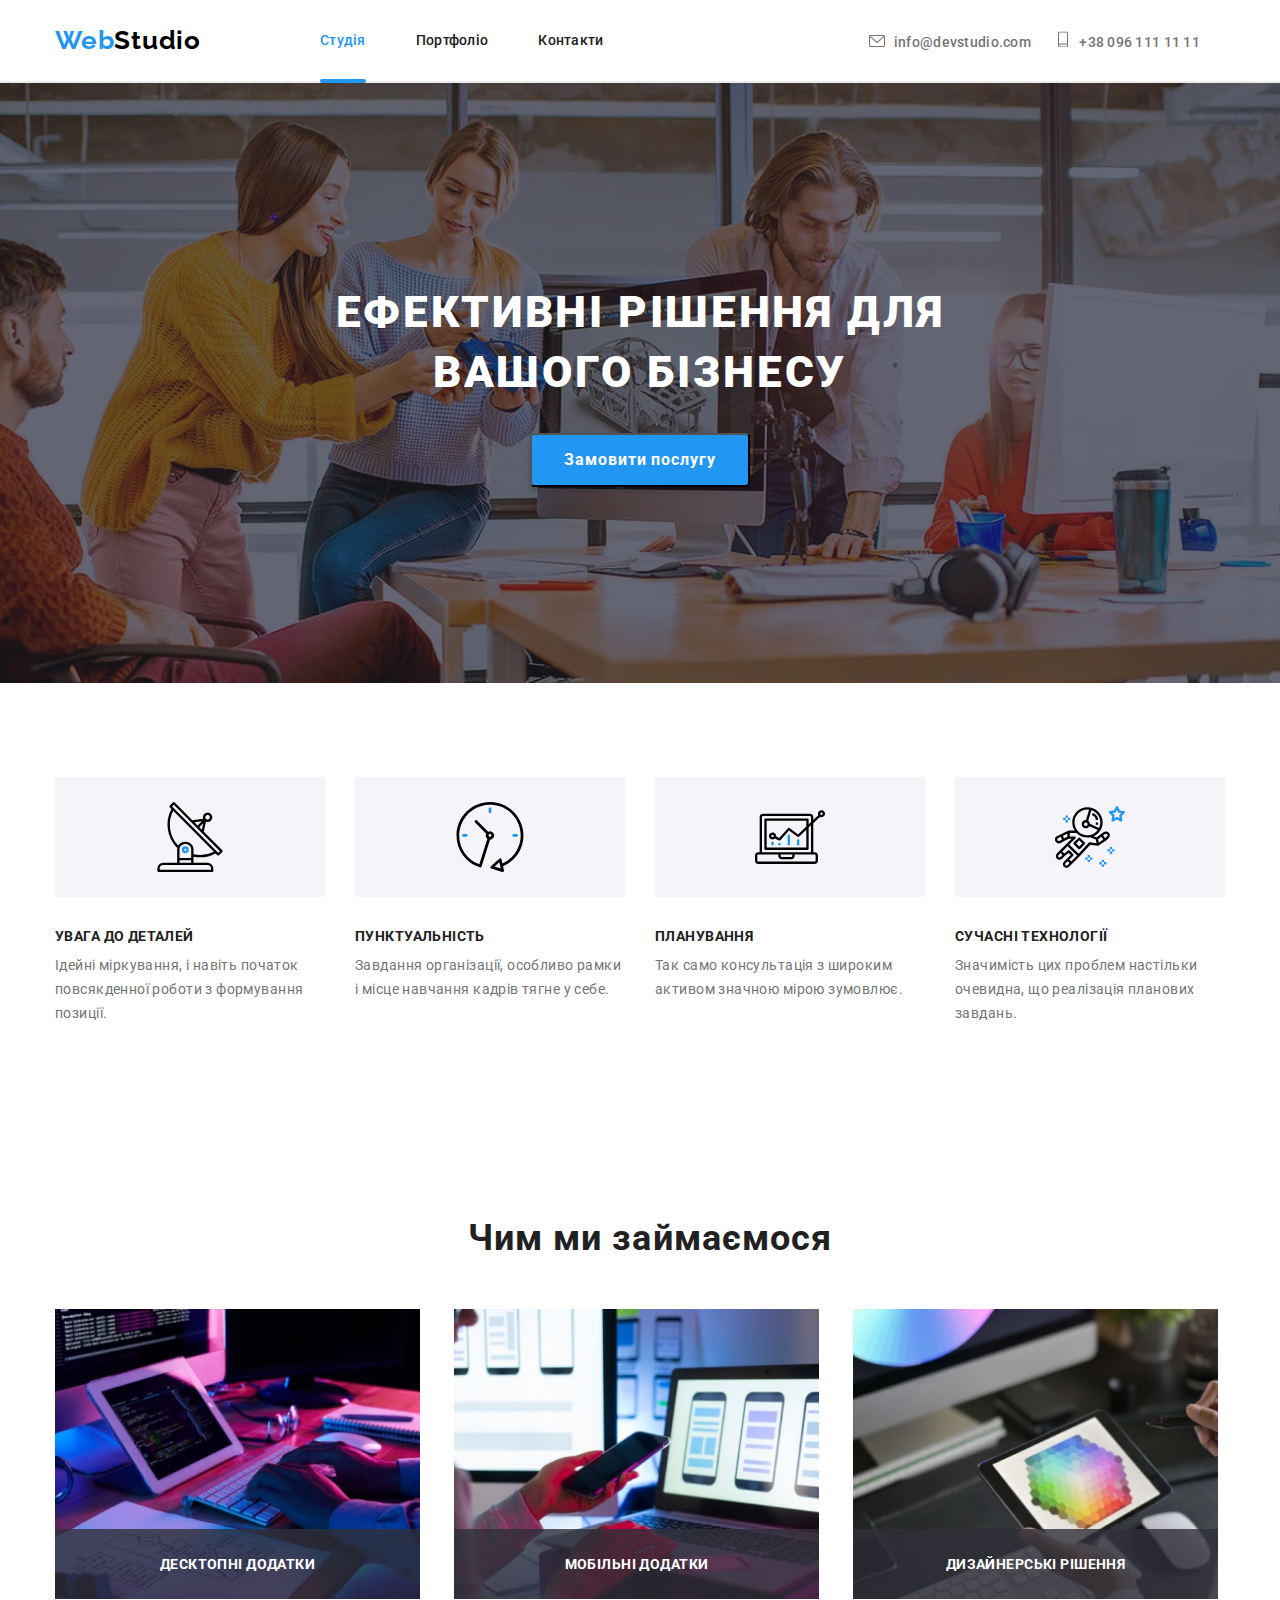
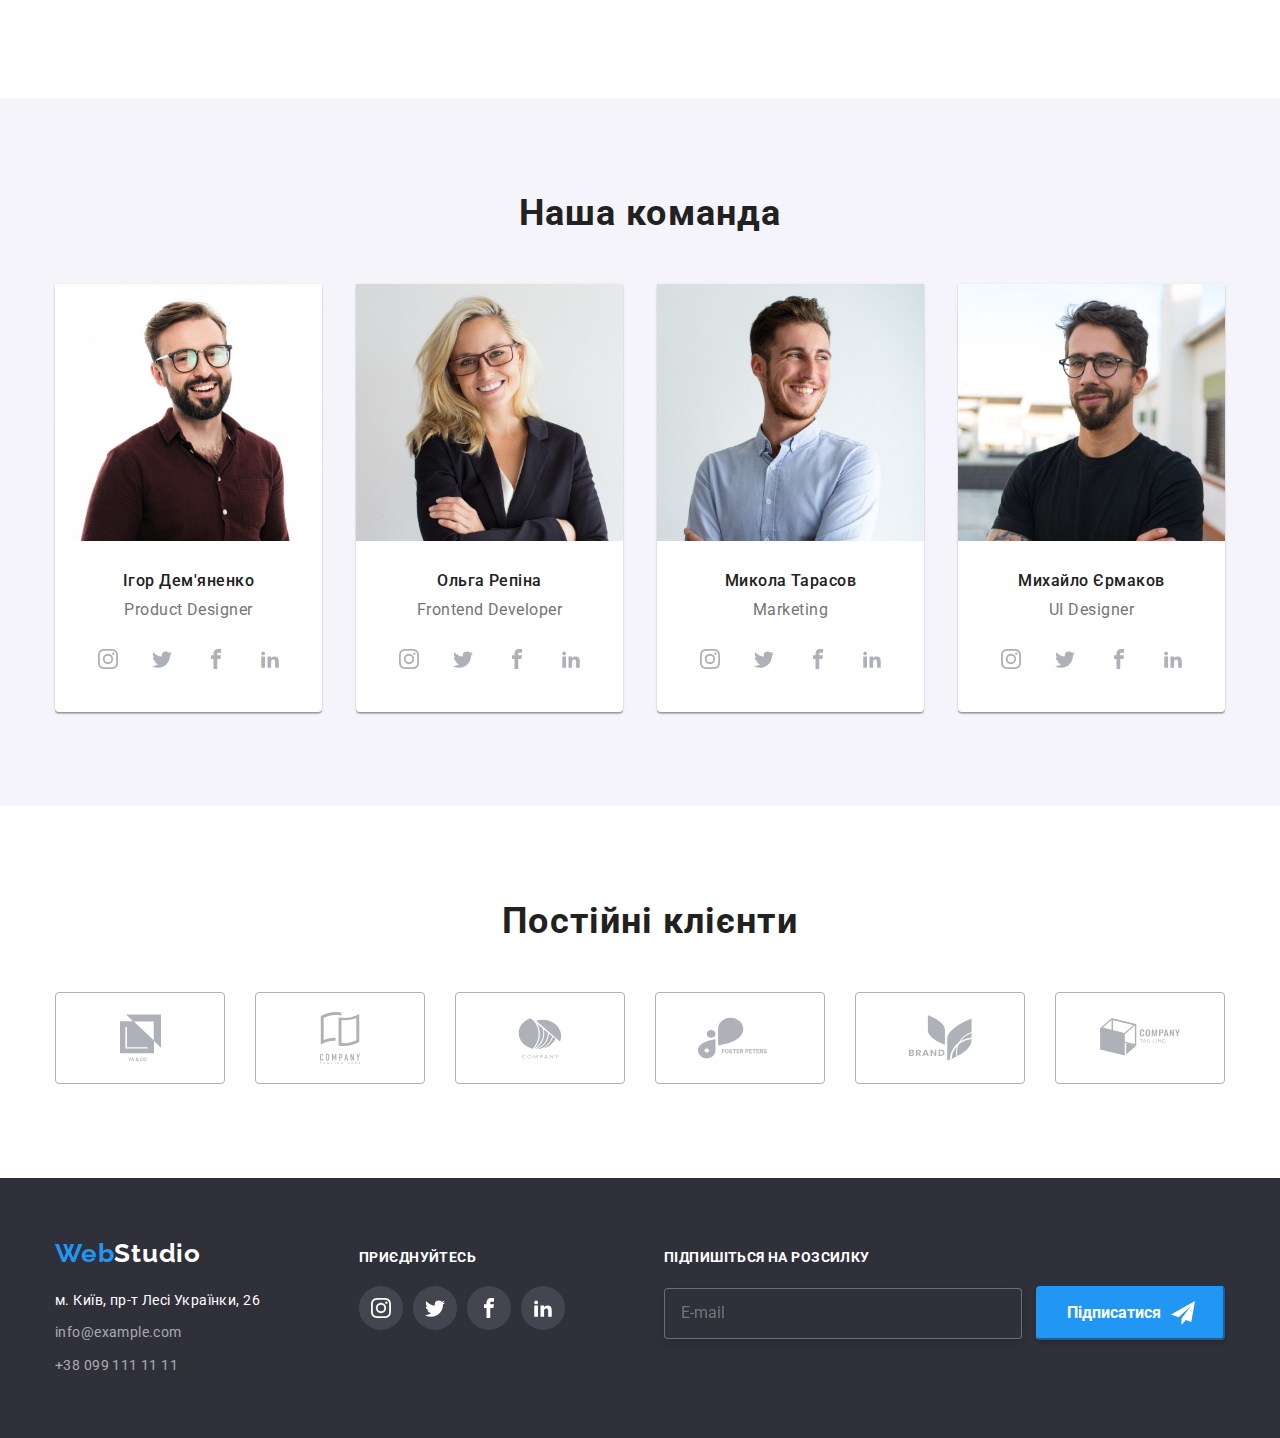
<file: index.html>
<!DOCTYPE html>
<html lang="uk">
<head>
    <meta charset="UTF-8">
    <meta http-equiv="X-UA-Compatible" content="IE=edge">
    <meta name="viewport" content="width=device-width, initial-scale=1.0">
    <title>WebStudio</title>

    <!-- <link rel="stylesheet" href="./css/modern-normalize.css">
    <link rel="stylesheet" href="./css/styles.css"> -->
    <link rel="stylesheet" href="./css/main.min.css">
    <link rel="preconnect" href="https://fonts.googleapis.com">
    <link rel="preconnect" href="https://fonts.gstatic.com" crossorigin>
    <link href="https://fonts.googleapis.com/css2?family=Raleway:wght@700&family=Roboto:wght@400;500;700;900&display=swap"
        rel="stylesheet">
</head>
<body>
    <header>
        <div class="container, header-inner">
            <a class="logo-header" href="./index.html"><span class="logo-header__first-word">Web</span>Studio</a>
            <nav>
                <ul class="menu-nav">
                    <li><a class="menu-nav__link-current" href="./index.html">Студія</a></li>
                    <li><a class="menu-nav__link" href="./portfolio.html">Портфоліо</a></li>
                    <li><a class="menu-nav__link" href="#">Контакти</a></li>
                </ul>
            </nav>
            <a class="header-inner__address-link" href="mailto:info@devstudio.com">
                <svg class="header-inner__address-icon" width="22" height="16" aria-label="Ссылка на електронную почту">
                    <use href="./images/icons.svg#envelope" x="-3" y="2"></use>
                </svg>
                info@devstudio.com</a>
            <a class="header-inner__address-link" href="tel:+380961111111">
                <svg class="header-inner__address-icon" width="20" height="16" aria-label="Ссылка на мобильный номер">
                    <use href="./images/icons.svg#smartphone" x="-3" y="0.45"></use>
                </svg>
                +38 096 111 11 11</a>
        </div>
        <hr>
    </header>
    <main>
        <section  class="section hero-section">
            <div class="container">
                <h1 class="hero-section__title">Ефективні рішення для вашого бізнесу</h1>
                <button class="order-btn" type="button" data-modal-open><span class="order-btn__text">Замовити послугу</span></button>
            </div>
        </section>
        <section class="section char-section">
            <div class="container">
                <h2 class="hidden-title">Особливості</h2>
                <ul class="char-icon-list">
                    <li class="char-icon-list__item">
                        <svg class="char-icon-list__icon" width="270" height="120">
                            <use href="./images/icons.svg#antenna" width="70" x="100"></use>
                        </svg>
                    </li>
                    <li class="char-icon-list__item">
                        <svg class="char-icon-list__icon" width="270" height="120">
                            <use href="./images/icons.svg#clock" width="70" x="100"></use>
                        </svg>
                    </li>
                    <li class="char-icon-list__item">
                        <svg class="char-icon-list__icon" width="270" height="120">
                            <use href="./images/icons.svg#diagram" width="70" x="100"></use>
                        </svg>
                    </li>
                    <li class="char-icon-list__item">
                        <svg class="char-icon-list__icon" width="270" height="120">
                            <use href="./images/icons.svg#astronaut" width="70" x="100"></use>
                        </svg>
                    </li>
                </ul>
                <ul class="char-list">
                    <li class="char-list__item">
                        <h3 class="char-list__title">УВАГА ДО ДЕТАЛЕЙ</h3>
                        <p class="char-list__text">
                            Ідейні міркування, і навіть початок повсякденної роботи з формування позиції.
                        </p>
                    </li>
                    <li class="char-list__item">
                        <h3 class="char-list__title">ПУНКТУАЛЬНІСТЬ</h3>
                        <p class="char-list__text">
                            Завдання організації, особливо рамки і місце навчання кадрів тягне у себе.
                        </p>
                    </li>
                    <li class="char-list__item">
                        <h3 class="char-list__title">ПЛАНУВАННЯ</h3>
                        <p class="char-list__text">
                            Так само консультація з широким активом значною мірою зумовлює.
                        </p>
                    </li>
                    <li class="char-list__item">
                        <h3 class="char-list__title">СУЧАСНІ ТЕХНОЛОГІЇ</h3>
                        <p class="char-list__text">
                            Значимість цих проблем настільки очевидна, що реалізація планових завдань.
                        </p>
                    </li>
                </ul>
            </div>
        </section>
        <section class="section wwd-section">
            <div class="container">
                <h2 class="section-title">Чим ми займаємося</h2>
                <ul class="wwd-list">
                    <li class="wwd-list__item">
                        <img src="./images/box1.jpg" alt="Десктопные приложения" width="365" height="295">
                        <h3 class="wwd-list__img-title">Десктопні додатки</h3>
                        </li>
                    <li class="wwd-list__item">
                        <img src="./images/box2.jpg" alt="Мобильные приложения" width="365" height="295">
                        <h3 class="wwd-list__img-title">Мобільні додатки</h3>
                    </li>
                    <li class="wwd-list__item">
                        <img src="./images/box3.jpg" alt="Дизайнерские решения" width="365" height="295">
                        <h3 class="wwd-list__img-title">Дизайнерські рішення</h3>
                    </li>
                </ul>
            </div>
        </section>
        <section  class="section ot__section">
            <div class="container">
                <h2 class="section-title">Наша команда</h2>
                <ul class="ot-list">
                    <li class="ot-list__item">
                        <img src="./images/teamcard1.jpg" alt="Дизайнер" width="267" height="260">
                        <div class="ot-list-text">
                            <h3 class="ot-list-text__name">Ігор Дем'яненко</h3>
                            <p class="ot-list-text__post">Product Designer</p>
                            <ul class="ot-icon-list">
                                <li>
                                    <a class="ot-icon-list__link" href="https://www.instagram.com/">
                                        <svg class="ot-icon-list__icon" width="44" height="44">
                                            <use href="./images/icons.svg#instagram" width="20" x="12"></use>
                                        </svg>
                                    </a>
                                </li>
                                <li>
                                    <a class="ot-icon-list__link" href="https://twitter.com/">
                                        <svg class="ot-icon-list__icon" width="44" height="44">
                                            <use href="./images/icons.svg#twitter" width="20" x="12"></use>
                                        </svg>
                                    </a>
                                </li>
                                <li>
                                    <a class="ot-icon-list__link" href="https://www.facebook.com/">
                                        <svg class="ot-icon-list__icon" width="44" height="44">
                                            <use href="./images/icons.svg#facebook" width="20" x="12"></use>
                                        </svg>
                                    </a>
                                </li>
                                <li>
                                    <a class="ot-icon-list__link" href="https://www.linkedin.com/">
                                        <svg class="ot-icon-list__icon" width="44" height="44">
                                            <use href="./images/icons.svg#linkedin" width="20" x="12"></use>
                                        </svg>
                                    </a>
                                </li>
                            </ul>
                        </div>
                    </li>
                    <li class="ot-list__item">
                        <img src="./images/teamcard2.jpg" alt="FrontEnd розробник" width="267" height="260">
                        <div class="ot-list-text">
                            <h3 class="ot-list-text__name">Ольга Репіна</h3>
                            <p class="ot-list-text__post">Frontend Developer</p>
                            <ul class="ot-icon-list">
                                <li>
                                    <a class="ot-icon-list__link" href="https://www.instagram.com/">
                                        <svg class="ot-icon-list__icon" width="44" height="44">
                                            <use href="./images/icons.svg#instagram" width="20" x="12"></use>
                                        </svg>
                                    </a>
                                </li>
                                <li>
                                    <a class="ot-icon-list__link" href="https://twitter.com/">
                                        <svg class="ot-icon-list__icon" width="44" height="44">
                                            <use href="./images/icons.svg#twitter" width="20" x="12"></use>
                                        </svg>
                                    </a>
                                </li>
                                <li>
                                    <a class="ot-icon-list__link" href="https://www.facebook.com/">
                                        <svg class="ot-icon-list__icon" width="44" height="44">
                                            <use href="./images/icons.svg#facebook" width="20" x="12"></use>
                                        </svg>
                                    </a>
                                </li>
                                <li>
                                    <a class="ot-icon-list__link" href="https://www.linkedin.com/">
                                        <svg class="ot-icon-list__icon" width="44" height="44">
                                            <use href="./images/icons.svg#linkedin" width="20" x="12"></use>
                                        </svg>
                                    </a>
                                </li>
                            </ul>
                        </div>
                    </li>
                    <li class="ot-list__item">
                        <img src="./images/teamcard3.jpg" alt="Маркетолог" width="267" height="260">
                        <div class="ot-list-text">
                            <h3 class="ot-list-text__name">Микола Тарасов</h3>
                            <p class="ot-list-text__post">Marketing</p>
                            <ul class="ot-icon-list">
                                <li>
                                    <a class="ot-icon-list__link" href="https://www.instagram.com/">
                                        <svg class="ot-icon-list__icon" width="44" height="44">
                                            <use href="./images/icons.svg#instagram" width="20" x="12"></use>
                                        </svg>
                                    </a>
                                </li>
                                <li>
                                    <a class="ot-icon-list__link" href="https://twitter.com/">
                                        <svg class="ot-icon-list__icon" width="44" height="44">
                                            <use href="./images/icons.svg#twitter" width="20" x="12"></use>
                                        </svg>
                                    </a>
                                </li>
                                <li>
                                    <a class="ot-icon-list__link" href="https://www.facebook.com/">
                                        <svg class="ot-icon-list__icon" width="44" height="44">
                                            <use href="./images/icons.svg#facebook" width="20" x="12"></use>
                                        </svg>
                                    </a>
                                </li>
                                <li>
                                    <a class="ot-icon-list__link" href="https://www.linkedin.com/">
                                        <svg class="ot-icon-list__icon" width="44" height="44">
                                            <use href="./images/icons.svg#linkedin" width="20" x="12"></use>
                                        </svg>
                                    </a>
                                </li>
                            </ul>
                        </div>
                    </li>
                    <li class="ot-list__item">
                        <img src="./images/teamcard4.jpg" alt="UI дизайнер" width="267" height="260">
                        <div class="ot-list-text">
                            <h3 class="ot-list-text__name">Михайло Єрмаков</h3>
                            <p class="ot-list-text__post">UI Designer</p>
                            <ul class="ot-icon-list">
                                <li>
                                    <a class="ot-icon-list__link" href="https://www.instagram.com/">
                                        <svg class="ot-icon-list__icon" width="44" height="44">
                                            <use href="./images/icons.svg#instagram" width="20" x="12"></use>
                                        </svg>
                                    </a>
                                </li>
                                <li>
                                    <a class="ot-icon-list__link" href="https://twitter.com/">
                                        <svg class="ot-icon-list__icon" width="44" height="44">
                                            <use href="./images/icons.svg#twitter" width="20" x="12"></use>
                                        </svg>
                                    </a>
                                </li>
                                <li>
                                    <a class="ot-icon-list__link" href="https://www.facebook.com/">
                                        <svg class="ot-icon-list__icon" width="44" height="44">
                                            <use href="./images/icons.svg#facebook" width="20" x="12"></use>
                                        </svg>
                                    </a>
                                </li>
                                <li>
                                    <a class="ot-icon-list__link" href="https://www.linkedin.com/">
                                        <svg class="ot-icon-list__icon" width="44" height="44">
                                            <use href="./images/icons.svg#linkedin" width="20" x="12"></use>
                                        </svg>
                                    </a>
                                </li>
                            </ul>
                        </div>
                    </li>
                </ul>
            </div>
        </section>
        <section class="section clients-section">
            <div class="container">
                <h2 class="section-title">Постійні клієнти</h2>
                <ul class="clients-icon-list">
                    <li>
                        <a class="clients-icon-list__link" href="#">
                            <svg width="47">
                                <use href="./images/icons.svg#logo1"></use>
                            </svg>
                        </a>
                    </li>
                    <li>
                        <a class="clients-icon-list__link" href="#">
                            <svg width="52">
                                <use href="./images/icons.svg#logo2"></use>
                            </svg>
                        </a>
                    </li>
                    <li>
                        <a class="clients-icon-list__link" href="#">
                            <svg width="44">
                                <use href="./images/icons.svg#logo3"></use>
                            </svg>
                        </a>
                    </li>
                    <li>
                        <a class="clients-icon-list__link" href="#">
                            <svg width="85">
                                <use href="./images/icons.svg#logo4"></use>
                            </svg>
                        </a>
                    </li>
                    <li>
                        <a class="clients-icon-list__link" href="#">
                            <svg class="clients-icon-list__icon" width="63">
                                <use href="./images/icons.svg#logo5"></use>
                            </svg>
                        </a>
                    </li>
                    <li>
                        <a class="clients-icon-list__link" href="#">
                            <svg class="clients-icon-list__icon" width="94">
                                <use href="./images/icons.svg#logo6"></use>
                            </svg>
                        </a>
                    </li>
                </ul>
            </div>
        </section>
    </main>
    <footer>
        <div class="container footer-inner">
            <div class="footer-section">
                <a class="logo-footer" href="./index.html"><span class="logo-footer__first-word">Web</span>Studio</a>
                <address class="footer-address">
                    <span class="footer-address__street">м. Київ, пр-т Лесі Українки, 26</span><br>
                    <a class="footer-address__link-mail" href="mailto:info@example.com">info@example.com</a><br>
                    <a class="footer-address__link-tel" href="tel:+380991111111">+38 099 111 11 11</a>
                </address>
            </div>
            <div class="footer-section">
                <h3 class="footer-section__subtitle">Приєднуйтесь</h3>
                <ul class="footer-icon-list">
                    <li>
                        <a class="footer-icon-list__link" href="https://www.instagram.com/">
                            <svg width="44" height="44">
                                <use href="./images/icons.svg#instagram" width="20" x="12"></use>
                            </svg>
                        </a>
                    </li>
                    <li>
                        <a class="footer-icon-list__link" href="https://twitter.com/">
                            <svg width="44" height="44">
                                <use href="./images/icons.svg#twitter" width="20" x="12"></use>
                            </svg>
                        </a>
                    </li>
                    <li>
                        <a class="footer-icon-list__link" href="https://www.facebook.com/">
                            <svg width="44" height="44">
                                <use href="./images/icons.svg#facebook" width="20" x="12"></use>
                            </svg>
                        </a>
                    </li>
                    <li>
                        <a class="footer-icon-list__link" href="https://www.linkedin.com/">
                            <svg width="44" height="44">
                                <use href="./images/icons.svg#linkedin" width="20" x="12"></use>
                            </svg>
                        </a>
                    </li>
                </ul>
            </div>
            <div class="footer-section">
                <h3 class="footer-section__subtitle">Підпишіться на розсилку</h3>
                <input class="footer-section__input" type="email" name="user-email" placeholder="E-mail" required checked>
                <button class="subscribe-btn" type="submit">Підписатися
                    <svg class="subscribe-btn__icon" width="24" height="24">
                        <use href="./images/icons.svg#send"></use>
                    </svg>
                </button>
            </div>
        </div>
    </footer>

    <div class="backdrop is-hidden" data-modal>
        <div class="modal">
            <button class="close-btn" type="button" data-modal-close>
                <svg class="close-btn__icon" width="11" height="11">
                    <use href="./images/icons.svg#close"></use>
                </svg>
            </button>
            <h3 class="modal__title">Залиште свої дані, ми вам передзвонимо</h3>
            <form class="modal-form" autocomplete="on">
                <fieldset class="modal-fieldset">
                    <ul>
                        <li class="fieldset-item">
                            <label class="fieldset-item__lable" for="name">Ім'я</label>
                            <input class="fieldset-item__input" id="name" type="name" name="user-name" required checked>
                            <svg class="fieldset-item__icon" width="18" height="18">
                                <use href="./images/icons.svg#person"></use>
                            </svg>
                        </li>
                        <li class="fieldset-item">
                            <label class="fieldset-item__lable" for="tel">Телефон</label>
                            <input class="fieldset-item__input" id="tel" type="tel" name="user-tel" required checked>
                            <svg class="fieldset-item__icon" width="18" height="18">
                                <use href="./images/icons.svg#phone"></use>
                            </svg>
                        </li>
                        <li class="fieldset-item">
                            <label class="fieldset-item__lable" for="email">Пошта</label>
                            <input class="fieldset-item__input" id="email" type="email" name="user-email" required checked>
                            <svg class="fieldset-item__icon" width="18" height="18">
                                <use href="./images/icons.svg#email"></use>
                            </svg>
                        </li>
                        <li class="fieldset-item">
                            <label class="fieldset-item__lable" for="comment">Коментар</label>
                            <textarea class="fieldset-item__textarea" name="comment" id="comment" placeholder="Введите текст"></textarea>
                        </li>
                    </ul>
                </fieldset>

                <div class="chackbox-field">
                    <label class="chackbox-field__lable" for="checkbox">Погоджуюся з розсилкою та приймаю 
                        <a class="chackbox-field__link" href="#">Умови договору</a></label>
                    <div class="checkbox">
                        <input class="checkbox__input is-hidden" id="checkbox" type="checkbox" name="checkbox">
                        <svg class="checkbox__icon" width="16" height="15">
                            <use href="./images/icons.svg#checkbox"></use>
                        </svg>
                    </div>
                </div>
            </form>
            <div class="send-btn-field">
                <button class="send-btn" type="submit">Відправити</button>
            </div>
        </div>
    </div>
    <script src="./modal.js"></script>
</body>
</html>
</file>
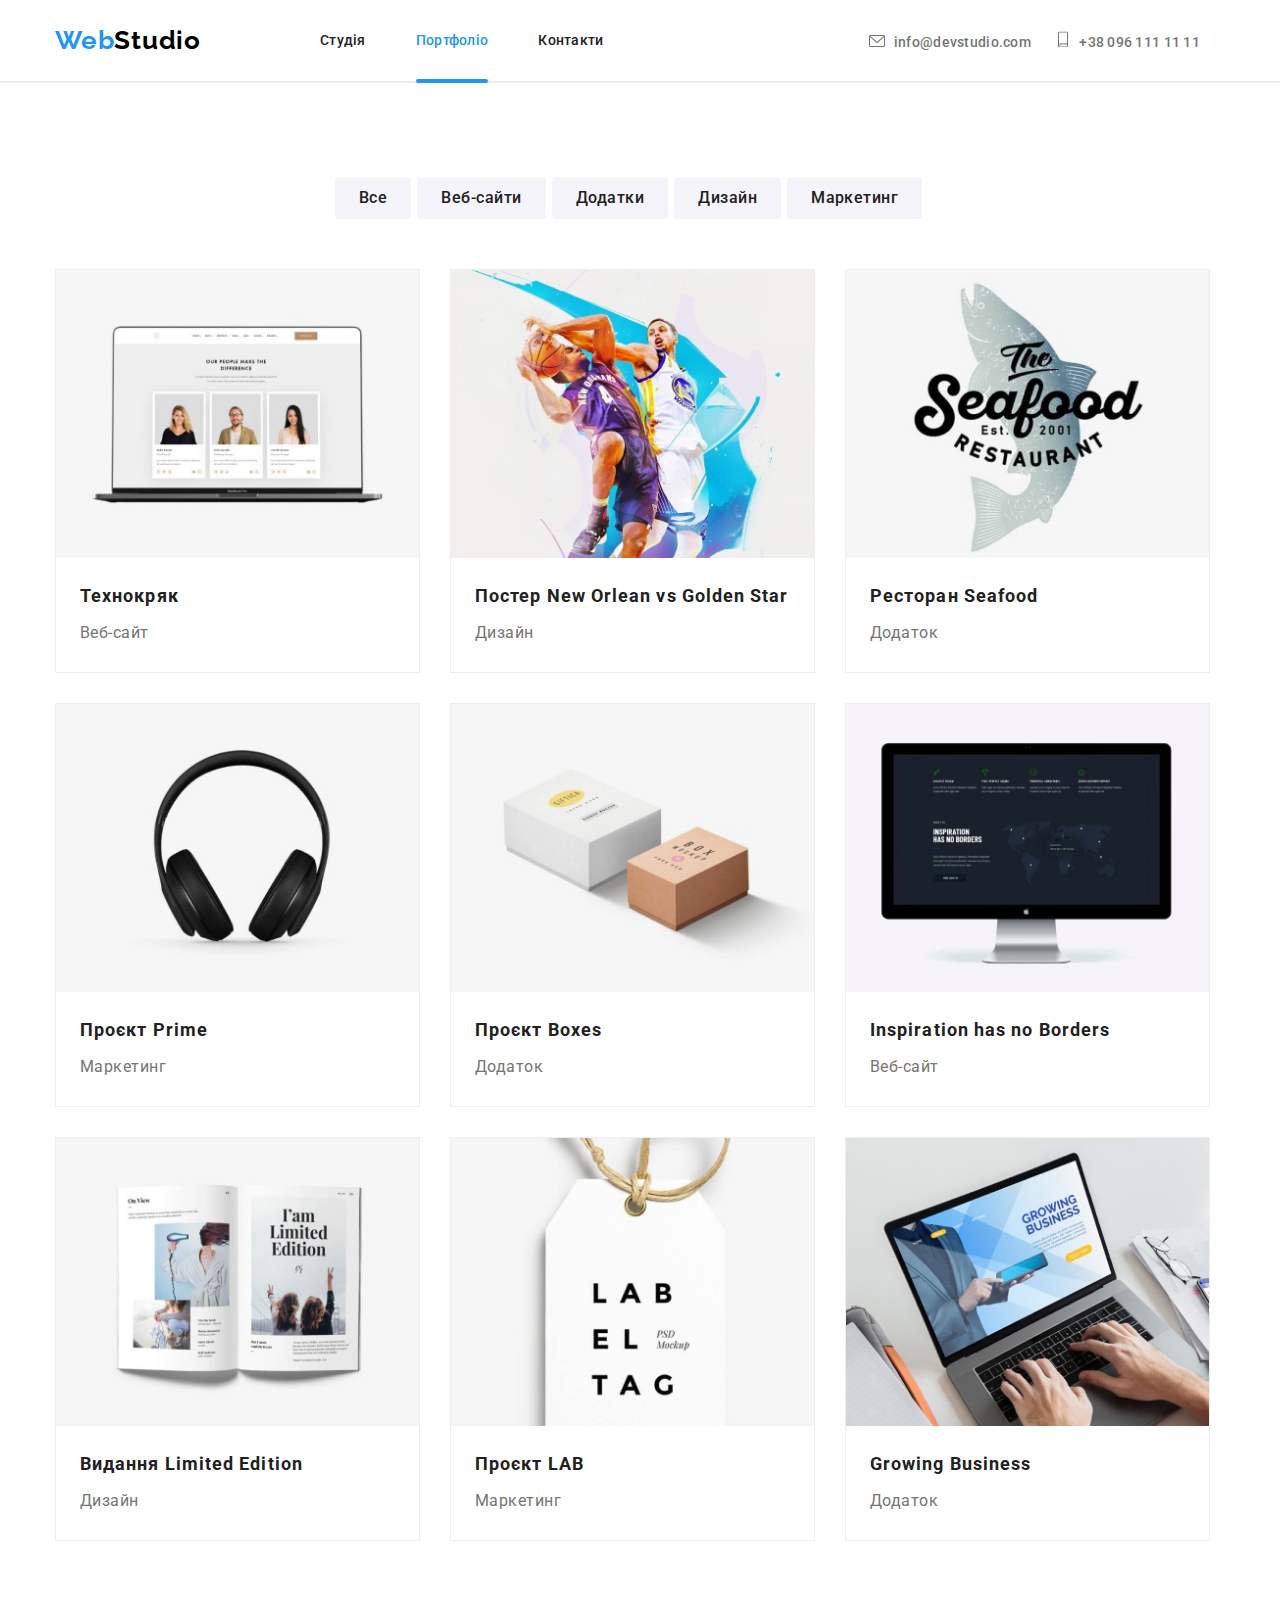
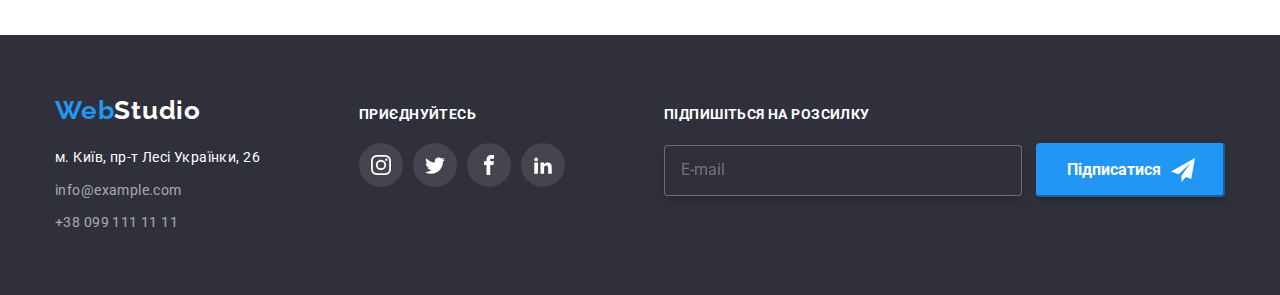
<file: portfolio.html>
<!DOCTYPE html>
<html lang="uk">
<head>
    <meta charset="UTF-8">
    <meta http-equiv="X-UA-Compatible" content="IE=edge">
    <meta name="viewport" content="width=device-width, initial-scale=1.0">
    <title>WebStudio</title>

    <!-- <link rel="stylesheet" href="./css/modern-normalize.css">
    <link rel="stylesheet" href="./css/styles.css"> -->
    <link rel="stylesheet" href="./css/main.min.css">
    <link rel="preconnect" href="https://fonts.googleapis.com">
    <link rel="preconnect" href="https://fonts.gstatic.com" crossorigin>
    <link href="https://fonts.googleapis.com/css2?family=Raleway:wght@700&family=Roboto:wght@400;500;700;900&display=swap"
        rel="stylesheet">
</head>
<body>
    <header>
        <div class="container, header-inner">
            <a class="logo-header" href="./index.html"><span class="logo-header__first-word">Web</span>Studio</a>
            <nav>
                <ul class="menu-nav">
                    <li><a class="menu-nav__link" href="./index.html">Студія</a></li>
                    <li><a class="menu-nav__link-current" href="./portfolio.html">Портфоліо</a></li>
                    <li><a class="menu-nav__link" href="#">Контакти</a></li>
                </ul>
            </nav>
            <a class="header-inner__address-link" href="mailto:info@devstudio.com">
                <svg class="header-inner__address-icon" width="22" height="16" aria-label="Ссылка на електронную почту">
                    <use href="./images/icons.svg#envelope" x="-3" y="2"></use>
                </svg>
                info@devstudio.com</a>
            <a class="header-inner__address-link" href="tel:+380961111111">
                <svg class="header-inner__address-icon" width="20" height="16" aria-label="Ссылка на мобильный номер">
                    <use href="./images/icons.svg#smartphone" x="-3" y="0.45"></use>
                </svg>
                +38 096 111 11 11</a>
        </div>
        <hr>
    </header>
    <main>
        <section class="section">
            <div class="container">
                <ul class="filters-list">
                    <li><button class="filters-list__btn" type="button" cursor="pointer">Все</button></li>
                    <li><button class="filters-list__btn" type="button" cursor="pointer">Веб-сайти</button></li>
                    <li><button class="filters-list__btn" type="button" cursor="pointer">Додатки</button></li>
                    <li><button class="filters-list__btn" type="button" cursor="pointer">Дизайн</button></li>
                    <li><button class="filters-list__btn" type="button" cursor="pointer">Маркетинг</button></li>
                </ul>
                <ul class="projects-list">
                    <li class="projects-list__item">
                        <div class="projects-overlay">
                            <img src="./images/project1.jpg" alt="" width="365" height="295">
                            <p class="projects-overlay__text">Ресурс пропонує комплексні пропозиції з різним рівнем функціоналу та сервісів. Все це дозволить відвідувачу отримати вичерпні відомості про компанію чи приватну особу.</p>
                        </div>
                        <div class="projects-info">
                            <h3 class="projects-info__title">Технокряк</h3>
                            <p class="projects-info__subtitle">Веб-сайт</p>
                        </div>
                    </li>
                    <li class="projects-list__item">
                        <div class="projects-overlay">
                            <img src="./images/project2.jpg" alt="" width="365" height="295">
                            <p class="projects-overlay__text">Ресурс пропонує комплексні пропозиції з різним рівнем функціоналу та сервісів. Все це дозволить відвідувачу отримати вичерпні відомості про компанію чи приватну особу.</p>
                        </div>
                        <div class="projects-info">
                            <h3 class="projects-info__title">Постер New Orlean vs Golden Star</h3>
                            <p class="projects-info__subtitle">Дизайн</p>
                        </div>
                    </li>
                    <li class="projects-list__item">
                        <div class="projects-overlay">
                            <img src="./images/project3.jpg" alt="" width="365" height="295">
                            <p class="projects-overlay__text">Ресурс пропонує комплексні пропозиції з різним рівнем функціоналу та сервісів. Все це дозволить відвідувачу отримати вичерпні відомості про компанію чи приватну особу.</p>
                        </div>
                        <div class="projects-info">
                            <h3 class="projects-info__title">Ресторан Seafood</h3>
                            <p class="projects-info__subtitle">Додаток</p>
                        </div>
                    </li>
                    <li class="projects-list__item">
                        <div class="projects-overlay">
                            <img src="./images/project4.jpg" alt="" width="365" height="295">
                            <p class="projects-overlay__text">Ресурс пропонує комплексні пропозиції з різним рівнем функціоналу та сервісів. Все це дозволить відвідувачу отримати вичерпні відомості про компанію чи приватну особу.</p>
                        </div>
                        <div class="projects-info">
                            <h3 class="projects-info__title">Проєкт Prime</h3>
                            <p class="projects-info__subtitle">Маркетинг</p>
                        </div>
                    </li>
                    <li class="projects-list__item">
                        <div class="projects-overlay">
                            <img src="./images/project5.jpg" alt="" width="365" height="295">
                            <p class="projects-overlay__text">Ресурс пропонує комплексні пропозиції з різним рівнем функціоналу та сервісів. Все це дозволить відвідувачу отримати вичерпні відомості про компанію чи приватну особу.</p>
                        </div>
                        <div class="projects-info">
                            <h3 class="projects-info__title">Проєкт Boxes</h3>
                            <p class="projects-info__subtitle">Додаток</p>
                        </div>
                    </li>
                    <li class="projects-list__item">
                        <div class="projects-overlay">
                            <img src="./images/project6.jpg" alt="" width="365" height="295">
                            <p class="projects-overlay__text">Ресурс пропонує комплексні пропозиції з різним рівнем функціоналу та сервісів. Все це дозволить відвідувачу отримати вичерпні відомості про компанію чи приватну особу.</p>
                        </div>
                        <div class="projects-info">
                            <h3 class="projects-info__title">Inspiration has no Borders</h3>
                            <p class="projects-info__subtitle">Веб-сайт</p>
                        </div>
                    </li>
                    <li class="projects-list__item">
                        <div class="projects-overlay">
                            <img src="./images/project7.jpg" alt="" width="365" height="295">
                            <p class="projects-overlay__text">Ресурс пропонує комплексні пропозиції з різним рівнем функціоналу та сервісів. Все це дозволить відвідувачу отримати вичерпні відомості про компанію чи приватну особу.</p>
                        </div>
                        <div class="projects-info">
                            <h3 class="projects-info__title">Видання Limited Edition</h3>
                            <p class="projects-info__subtitle">Дизайн</p>
                        </div>
                    </li>
                    <li class="projects-list__item">
                        <div class="projects-overlay">
                            <img src="./images/project8.jpg" alt="" width="365" height="295">
                            <p class="projects-overlay__text">Ресурс пропонує комплексні пропозиції з різним рівнем функціоналу та сервісів. Все це дозволить відвідувачу отримати вичерпні відомості про компанію чи приватну особу.</p>
                        </div>
                        <div class="projects-info">
                            <h3 class="projects-info__title">Проєкт LAB</h3>
                            <p class="projects-info__subtitle">Маркетинг</p>
                        </div>
                    </li>
                    <li class="projects-list__item">
                        <div class="projects-overlay">
                            <img src="./images/project9.jpg" alt="" width="365" height="295">
                            <p class="projects-overlay__text">Ресурс пропонує комплексні пропозиції з різним рівнем функціоналу та сервісів. Все це дозволить відвідувачу отримати вичерпні відомості про компанію чи приватну особу.</p>
                        </div>
                        <div class="projects-info">
                            <h3 class="projects-info__title">Growing Business</h3>
                            <p class="projects-info__subtitle">Додаток</p>
                        </div>
                    </li>
                </ul>
            </div>
        </section>
    </main>
    <footer>
        <div class="container footer-inner">
            <div class="footer-section">
                <a class="logo-footer" href="./index.html"><span class="logo-footer__first-word">Web</span>Studio</a>
                <address class="footer-address">
                    <span class="footer-address__street">м. Київ, пр-т Лесі Українки, 26</span><br>
                    <a class="footer-address__link-mail" href="mailto:info@example.com">info@example.com</a><br>
                    <a class="footer-address__link-tel" href="tel:+380991111111">+38 099 111 11 11</a>
                </address>
            </div>
            <div class="footer-section">
                <h3 class="footer-section__subtitle">Приєднуйтесь</h3>
                <ul class="footer-icon-list">
                    <li>
                        <a class="footer-icon-list__link" href="https://www.instagram.com/">
                            <svg width="44" height="44">
                                <use href="./images/icons.svg#instagram" width="20" x="12"></use>
                            </svg>
                        </a>
                    </li>
                    <li>
                        <a class="footer-icon-list__link" href="https://twitter.com/">
                            <svg width="44" height="44">
                                <use href="./images/icons.svg#twitter" width="20" x="12"></use>
                            </svg>
                        </a>
                    </li>
                    <li>
                        <a class="footer-icon-list__link" href="https://www.facebook.com/">
                            <svg width="44" height="44">
                                <use href="./images/icons.svg#facebook" width="20" x="12"></use>
                            </svg>
                        </a>
                    </li>
                    <li>
                        <a class="footer-icon-list__link" href="https://www.linkedin.com/">
                            <svg width="44" height="44">
                                <use href="./images/icons.svg#linkedin" width="20" x="12"></use>
                            </svg>
                        </a>
                    </li>
                </ul>
            </div>
            <div class="footer-section">
                <h3 class="footer-section__subtitle">Підпишіться на розсилку</h3>
                <input class="footer-section__input" type="email" name="user-email" placeholder="E-mail" required checked>
                <button class="subscribe-btn" type="submit">Підписатися
                    <svg class="subscribe-btn__icon" width="24" height="24">
                        <use href="./images/icons.svg#send"></use>
                    </svg>
                </button>
            </div>
        </div>
    </footer>
</body>
</html>
</file>
<file: css/styles.css>
:root {
    --title-color: #212121;
    --text-color: #757575;
    --accent-color: #2196f3;
    --bg-color-grayish: #2f303a;
    --bg-color-whitish: #f5f4fa;
    --button-hover: #188ce8;
    --icon-color: #afb1b8;
}

/* !--- INDEX.HTML ---! */

body {
    background-color: white;
    font-family: 'Raleway', sans-serif;
    font-family: 'Roboto', sans-serif;
}

.section {
    padding: 94px 0;
}

.container {
    width: 1200px;
    margin: 0 auto;
    padding: 0 15px;
}

/** HEADER **/

.header-inner {
    display: flex;
    width: 1200px;
    margin: 0 auto;
    padding: 25px 15px;
}

.logo-header, .logo-footer {
    color: black;

    font-family: 'Raleway';
    font-weight: 700;
    font-size: 26px;
    line-height: 1.2;
    letter-spacing: 0.03em;
}

.logo-header__first-word, .logo-footer__first-word {
    color: var(--accent-color);
    text-decoration: none;

    font-family: 'Raleway';
    font-weight: 700;
    font-size: 26px;
    line-height: 1.2;
    letter-spacing: 0.03em;
}

nav {
    margin: auto;
    margin-left: 94px;
}

.menu-nav {
    display: flex;
}

.menu-nav__link, .menu-nav__link-current {
    color: var(--title-color);

    font-weight: 500;
    font-size: 14px;
    line-height: 1.15;
    letter-spacing: 0.02em;
    margin: 0 25px;

    position: relative;
    transition: color 250ms cubic-bezier(0.4, 0, 0.2, 1), background-color 250ms cubic-bezier(0.4, 0, 0.2, 1);
}

.menu-nav__link-current::after {
    content: '';
    position: absolute;

    display: block;
    width: 100%;
    height: 4px;
    border-radius: 2px;
    background-color: currentColor;
    bottom: -35px;
}

.header-inner__address-link {
    color: var(--text-color);
    font-weight: 500;
    font-size: 14px;
    line-height: 1.15;
    letter-spacing: 0.02em;
    margin: auto 25px auto 0;

    transition: color 250ms cubic-bezier(0.4, 0, 0.2, 1), background-color 250ms cubic-bezier(0.4, 0, 0.2, 1);
}

.menu-nav__link-current, .menu-nav__link:hover, .menu-nav__link:focus, 
.header-inner__address-link:hover, .header-inner__address-link:focus, 
.footer-address__link-mail:hover, .footer-address__link-mail:focus, .footer-address__link-tel:hover, .footer-address__link-tel:focus {
    color: var(--accent-color);
}

.header-inner__address-icon {
    fill: var(--text-color);
}

.header-inner__address-link:hover .header-inner__address-icon, .header-inner__address-link:focus .header-inner__address-icon {
    fill: currentColor;
}

hr {
    border: 1px solid #ececec;
}

/** MAIN **/

main {
    background-color: white;
}

/* section 1 ------------------------------------------------------> */

.hero-section {
    background-color: var(--bg-color-grayish);
    padding: 200px 0;
    background-image: linear-gradient(to right, rgba(47, 48, 58, 0.4), rgba(47, 48, 58, 0.4)), url(../images/hs-bg.jpg);
    background-size: cover;
    background-position: center;
    max-width: 1600px;
    margin-left: auto;
    margin-right: auto;
}

.hero-section__title {
    color: white;

    font-weight: 900;
    font-size: 44px;
    line-height: 1.36;
    text-align: center;
    letter-spacing: 0.06em;
    text-transform: uppercase;

    width: 696px;
    margin: auto;
    margin-bottom: 30px;
}

.order-btn {
    background-color: var(--accent-color);
    box-shadow: 0px 4px 4px rgba(0, 0, 0, 0.15);
    border-radius: 4px;

    display: block;
    margin: 0 auto;

    transition: color 250ms cubic-bezier(0.4, 0, 0.2, 1), background-color 250ms cubic-bezier(0.4, 0, 0.2, 1);
}

.order-btn:hover, .subscribe-btn:hover, .send-btn:hover {
    background-color: var(--button-hover);
}

.order-btn__text {
    color: white;

    font-weight: 700;
    font-size: 16px;
    line-height: 1.88;
    display: flex;
    align-items: center;
    text-align: center;
    letter-spacing: 0.06em;

    padding: 10px 32px;
}

/* section 2 ------------------------------------------------------> */

.hidden-title {
    position: absolute;
    white-space: nowrap;
    width: 1px;
    height: 1px;
    overflow: hidden;
    border: 0;
    padding: 0;
    clip: rect(0 0 0 0);
    clip-path: inset(50%);
    margin: -1px;
}

.char-icon-list {
    display: flex;
    align-items: center;
    gap: 30px;
}

.char-icon-list__item {
    color: var(--bg-color-whitish);
    display: flex;
    flex-direction: column;
    align-items: center;
    border-radius: 4px;
    margin-bottom: 30px;
}

.char-icon-list__icon {
    background-color: var(--bg-color-whitish);
    
}

.char-list {
    display: inline-flex;
}

.char-list__item {
    margin-right: 30px;
}

.char-list__title {
    color: var(--title-color);

    font-weight: 700;
    font-size: 14px;
    line-height: 1.15;
    letter-spacing: 0.03em;
    text-transform: uppercase;

    display: inline-flex;
    margin-bottom: 10px;
}

.char-list__text {
    color: var(--text-color);

    font-weight: 400;
    font-size: 14px;
    line-height: 1.7;
    letter-spacing: 0.03em;

    width: 270px;
    height: 75px;
}

/* section 3 ------------------------------------------------------> */

.wwd-section {
    padding-bottom: 94px;
}

.section-title {
    color: var(--title-color);

    font-weight: 700;
    font-size: 36px;
    line-height: 1.17;
    text-align: center;
    letter-spacing: 0.03em;

    max-width: 400px;
    height: 42px;
    margin-left: 395px;
    margin-bottom: 50px;
}

.wwd-list__item {
    position: relative;
}

.wwd-list__item, .ot-list__item {
    display: inline-block;
    margin-right: 30px;
}

.wwd-list__item:nth-child(3), .ot-list__item:nth-child(4) {
    margin-right: 0;
}

.wwd-list__img-title {
    color: white;
    font-weight: 700;
    font-size: 14px;
    line-height: 1.15;
    text-align: center;
    letter-spacing: 0.03em;
    text-transform: uppercase;
    background-color: rgba(47, 48, 58, 0.8);

    position: absolute;
    top: 220px;
    width: 100%;
    height: 70px;
    display: flex;
    justify-content: center;
    align-items: center;
}

/* section 4 ------------------------------------------------------> */

.ot__section {
    background-color: var(--bg-color-whitish);
    padding: 94px 0;
}

.ot-list__item {
    background-color: white;
    box-shadow: 0px 1px 3px rgba(0, 0, 0, 0.12), 0px 1px 1px rgba(0, 0, 0, 0.14), 0px 2px 1px rgba(0, 0, 0, 0.2);
    border-radius: 0px 0px 4px 4px;

    width: 267px;
    height: 428px;
}

.ot-list-text {
    padding: 30px 0;
}

.ot-list-text__name {
    color: var(--title-color);

    font-weight: 500;
    font-size: 16px;
    line-height: 1.2;
    text-align: center;
    letter-spacing: 0.03em;

    margin-bottom: 10px;
}

.ot-list-text__post {
    color: var(--text-color);

    font-size: 16px;
    line-height: 1.2;
    text-align: center;
    letter-spacing: 0.03em;
}

.ot-icon-list {
    display: flex;
    justify-content: center;
    height: 45px;
    align-items: center;
    gap: 10px;
    margin-top: 20px;
}

.ot-icon-list__link {
    fill: var(--icon-color);
    width: 44px;
    height: 44px;
    border-radius: 50%;

    transition: color 250ms cubic-bezier(0.4, 0, 0.2, 1), background-color 250ms cubic-bezier(0.4, 0, 0.2, 1);
}

.ot-icon-list__icon {
    transition: fill 250ms cubic-bezier(0.4, 0, 0.2, 1);
}

.ot-icon-list__link:hover, .ot-icon-list__link:focus {
    background-color: var(--accent-color);
    fill: white;
}



/* section 5 ------------------------------------------------------> */

.clients-icon-list {
    display: flex;
    gap: 30px;
}

.clients-icon-list__link {
    fill: var(--icon-color);
    background-color: white;
    border: 1px solid var(--icon-color);
    border-radius: 4px;
    width: 170px;
    height: 92px;
    display: flex;
    justify-content: center;

    transition: fill 250ms cubic-bezier(0.4, 0, 0.2, 1), border-color 250ms cubic-bezier(0.4, 0, 0.2, 1);
}

.clients-icon-list__link:hover, .clients-icon-list__link:focus {
    fill: var(--accent-color);
    border-color: var(--accent-color);
}

/** FOOTER **/

footer {
    background-color: var(--bg-color-grayish);
    font-style: normal;

    padding: 60px 0;
}

.footer-inner {
    display: flex;
    align-items: baseline;
    justify-content: space-between;
}

.logo-footer {
    color: white;
    width: 150px;
    height: 31px;
}

.footer-address__street {
    color: white;
    
    font-size: 14px;
    line-height: 1.7;
    letter-spacing: 0.03em;

    margin-top: 20px;
    margin-bottom: 9px;
}

.footer-address__link-mail, .footer-address__link-tel {
    color: rgba(255, 255, 255, 0.6);
    font-size: 14px;
    line-height: 1.7;
    letter-spacing: 0.03em;

    transition: color 250ms cubic-bezier(0.4, 0, 0.2, 1), background-color 250ms cubic-bezier(0.4, 0, 0.2, 1);
}

.footer-address__link-mail {
    margin-bottom: 9px;
}

.footer-section__subtitle {
    color: white;
    font-weight: 700;
    font-size: 14px;
    line-height: 1.25;
    letter-spacing: 0.03em;
    text-transform: uppercase;

    margin-bottom: 20px;
}

.footer-icon-list {
    display: flex;
    gap: 10px;
}

.footer-icon-list__link {
    fill: white;
    background-color: rgba(255, 255, 255, 0.1);
    width: 44px;
    height: 44px;
    border-radius: 50%;

    transition: fill 250ms cubic-bezier(0.4, 0, 0.2, 1), background-color 250ms cubic-bezier(0.4, 0, 0.2, 1);
}

.footer-icon-list__link:hover, .footer-icon-list__link:focus {
    fill: white;
    background-color: var(--accent-color);
}

.footer-section__input {
    padding: 15px 16px;
    width: 358px;
    background-color: var(--bg-color-grayish);
    border: 1px solid rgba(255, 255, 255, 0.3);
    border-radius: 4px;
    filter: drop-shadow(0px 4px 4px rgba(0, 0, 0, 0.15));

    color: white;
}

.subscribe-btn {
    position: relative;
    background-color: var(--accent-color);
    box-shadow: 0px 4px 4px rgba(0, 0, 0, 0.15);
    border-color: var(--accent-color);
    border-radius: 4px;
    padding: 10px 62px 10px 29px;
    margin-left: 10px;

    transition: color 250ms cubic-bezier(0.4, 0, 0.2, 1), background-color 250ms cubic-bezier(0.4, 0, 0.2, 1);

    color: white;
    font-weight: 700;
    font-size: 16px;
    line-height: 1.85;
}

.subscribe-btn__icon {
    position: absolute;
    fill: white;
    top: 13px;
    right: 28px;
}

/** MODAL **/

.backdrop {
    position: fixed;
    z-index: 5;
    top: 0; 
    left: 0;
    width: 100%;
    height: 100%;
    background-color: rgba(0, 0, 0, 0.2);
    transition: opacity 250ms cubic-bezier(0.4, 0, 0.2, 1), visibility 250ms cubic-bezier(0.4, 0, 0.2, 1);
}

.modal {
    position: absolute;
    top: 50%;
    left: 50%;
    
    width: 528px;
    max-height: 570px;
    height: 100%;
    padding: 40px;
    background-color: white;
    box-shadow: 0px 1px 3px rgba(0, 0, 0, 0.12), 0px 1px 1px rgba(0, 0, 0, 0.14), 0px 2px 1px rgba(0, 0, 0, 0.2);
    border-radius: 4px;

    transform: translate(-50%, -50%);
}

.close-btn {
    position: absolute;
    top: 8px;
    right: 8px;
    height: 30px;
    width: 30px;

    background-color: white;
    border-radius: 100%;
    border: 1px solid rgba(0, 0, 0, 0.1);

    transition: fill 250ms cubic-bezier(0.4, 0, 0.2, 1);
}

.close-btn:hover {
    fill: var(--accent-color);
}

.close-btn__icon {
    position: absolute;
    width: 11px;
    height: 11px;
    top: 33%;
    left: 33%;
}

.modal__title {
    color: var(--title-color);
    height: 23px;
    font-size: 20px;
    line-height: 0.85;
    letter-spacing: 0.03em;
    text-align: center;

    margin-bottom: 12px;
}

.fieldset-item:not(:last-child) {
    position: relative;
    margin-bottom: 10px;
}

.fieldset-item__lable {
    display: block;
    color: var(--text-color);
    font-weight: 400;
    font-size: 12px;
    line-height: 0.85;

    margin-bottom: 4px;
}

.fieldset-item__input {
    width: 100%;
    padding: 10px 15px 10px 42px;
    border: 1px solid rgba(33, 33, 33, 0.2);
    border-radius: 4px;

    transition: border-color 250ms cubic-bezier(0.4, 0, 0.2, 1);
}

.fieldset-item__icon {
    position: absolute;
    bottom: 11px;
    left: 15px;

    fill: black;
    transition: fill 250ms cubic-bezier(0.4, 0, 0.2, 1);
}

.fieldset-item__input:hover, .fieldset-item__input:focus, 
.fieldset-item__textarea:hover, .fieldset-item__textarea:focus {
    border-color: var(--accent-color);
}

.fieldset-item__input:hover + .fieldset-item__icon, .fieldset-item__input:focus + .fieldset-item__icon, 
.fieldset-item__icon:hover + .fieldset-item__input, .fieldset-item__icon:focus + .fieldset-item__input {
    fill: var(--accent-color);
}

.fieldset-item__textarea {
    resize: none;
    width: 100%;
    height: 120px;
    border: 1px solid rgba(33, 33, 33, 0.2);
    border-radius: 4px;
    padding: 12px 16px;

    transition: border-color 250ms cubic-bezier(0.4, 0, 0.2, 1);
}

.fieldset-item__textarea::placeholder {
    color: rgba(117, 117, 117, 0.5);
    font-size: 12px;
    line-height: 0.85;
    letter-spacing: 0.01em;
}

.chackbox-field {
    display: inline-flex;
    flex-direction: row-reverse;
    align-items: baseline;
    gap: 8px;
    justify-content: center;
    align-items: center;
    margin-top: 20px;
}

.chackbox-field__lable {
    color: var(--text-color);
    font-size: 14px;
    line-height: 0.55;
    letter-spacing: 0.03em;
}

.chackbox-field__link {
    color: var(--accent-color);
}

.checkbox {
    position: relative;
    width: 16px;
    height: 15px;
    border: 2px solid var(--title-color);
    border-radius: 2px;
    box-shadow: 0px 0px 1.5px var(--title-color);

    float: left;
    margin-left: 12px;
    margin-top: 1px;

    cursor: pointer;
}

.checkbox__input:checked + .checkbox__icon {
    opacity: 1;
}

.checkbox__icon {
    position: absolute;
    top: -2px;
    left: -2px;

    fill: white;
    background-color: var(--accent-color);
    border-radius: 2px;

    opacity: 0;
    transition: opacity 250ms cubic-bezier(0.4, 0, 0.2, 1);
}

.send-btn-field {
    display: flex;
    justify-content: center;

    margin-top: 30px;
}

.send-btn {
    background-color: var(--accent-color);
    padding: 10px 55px;
    border-color: var(--accent-color);
    border-radius: 4px;
    box-shadow: 0px 4px 4px rgba(0, 0, 0, 0.15);

    color: white;
    font-weight: 700;
    font-size: 16px;
    line-height: 1.85;

    transition: color 250ms cubic-bezier(0.4, 0, 0.2, 1), background-color 250ms cubic-bezier(0.4, 0, 0.2, 1);
}

.is-hidden {
    visibility: hidden;
    opacity: 0;
    pointer-events: none;
}


/* !--- PORTFOLIO.HTML ---! */

.filters-list {
    display: flex;
    flex-wrap: wrap;
    margin: 0 0 50px 280px;
}

.filters-list__btn {
    background-color: var(--bg-color-whitish);
    border-radius: 4px;
    border-color: rgba(255, 255, 255, 0);

    color: var(--title-color);
    font-weight: 500;
    font-size: 16px;
    line-height: 1.6;
    text-align: center;
    letter-spacing: 0.03em;

    padding: 6px 22px;
    margin-right: 6px;

    transition: color 250ms cubic-bezier(0.4, 0, 0.2, 1), background-color 250ms cubic-bezier(0.4, 0, 0.2, 1), box-shadow 250ms cubic-bezier(0.4, 0, 0.2, 1);
}

.filters-list__btn:active, .filters-list__btn:hover, .filters-list__btn:focus {
    color: white;
    background-color: var(--accent-color);
    box-shadow: 0px 3px 1px rgba(0, 0, 0, 0.1), 0px 1px 2px rgba(0, 0, 0, 0.08), 0px 2px 2px rgba(0, 0, 0, 0.12);
}

.projects-list {
    background-color: white;
    display: flex;
    flex-wrap: wrap;
}

.projects-list__item {
    border: 1px solid #eeeeee;
    width: 365px;
    height: 404px;
    margin: 0 30px 30px 0;

    transition: box-shadow 250ms cubic-bezier(0.4, 0, 0.2, 1);
}

.projects-list__item:hover {
    box-shadow: 0px 3px 1px rgba(0, 0, 0, 0.1), 0px 1px 2px rgba(0, 0, 0, 0.08), 0px 2px 2px rgba(0, 0, 0, 0.12);
}

.projects-overlay {
    position: relative;
    overflow: hidden;
}

.projects-overlay__text {
    position: absolute;
    color: white;
    font-size: 18px;
    line-height: 1.5;
    letter-spacing: 0.03em;
    background-color: rgba(33, 150, 243, 0.9);

    top: 0;
    left: 0;
    width: 100%;
    height: 101%;
    padding: 63px 24px;
    transform: translateY(100%);
    transition: transform 250ms cubic-bezier(0.4, 0, 0.2, 1);
}

.projects-list__item:hover .projects-overlay__text {
    transform: translateY(0%);
}

.projects-list__item:nth-child(3n) {
    margin-right: 0;
}

.projects-list__item:nth-child(7), .projects-list__item:nth-child(8), .projects-list__item:nth-child(9) {
    margin-bottom: 0;
}

.projects-info {
    padding: 20px 0 20px 24px;
}

.projects-info__title {
    color: var(--title-color);
    font-weight: 700;
    font-size: 18px;
    line-height: 2;
    letter-spacing: 0.06em;

    margin-bottom: 4px;
}

.projects-info__subtitle {
    color: var(--text-color);
    font-size: 16px;
    line-height: 1.85;
    letter-spacing: 0.03em;
}
</file>
<file: css/main.min.css>
*,::before,::after{-webkit-box-sizing:border-box;box-sizing:border-box}h1,h2,h3,h4,h5,h6,p,ul,ol,a{margin:0;padding:0}hr{height:0;margin:0;color:inherit}ul,ol{list-style-type:none}a{display:inline-block}a:not(.chackbox-field__link){text-decoration:none}span{display:inline-block}img{display:block;max-width:100%;height:auto}button{padding:0;cursor:pointer}address{font-style:normal}fieldset{border:0;margin:0;padding:0}input,textarea{cursor:pointer}/*! modern-normalize v1.1.0 | MIT License | https://github.com/sindresorhus/modern-normalize */html{line-height:1.15;-webkit-text-size-adjust:100%;-moz-tab-size:4;-o-tab-size:4;tab-size:4}body{margin:0;font-family:system-ui,-apple-system,"Segoe UI",Roboto,Helvetica,Arial,sans-serif,"Apple Color Emoji","Segoe UI Emoji"}abbr[title]{-webkit-text-decoration:underline dotted;text-decoration:underline dotted}b,strong{font-weight:bolder}code,kbd,samp,pre{font-family:ui-monospace,SFMono-Regular,Consolas,"Liberation Mono",Menlo,monospace;font-size:1em}small{font-size:80%}sub,sup{font-size:75%;line-height:0;position:relative;vertical-align:baseline}sub{bottom:-0.25em}sup{top:-0.5em}table{text-indent:0;border-color:inherit}button,input,optgroup,select,textarea{font-family:inherit;font-size:100%;line-height:1.15;margin:0}button,select{text-transform:none}button,[type=button],[type=reset],[type=submit]{-webkit-appearance:button}::-moz-focus-inner{border-style:none;padding:0}:-moz-focusring{outline:1px dotted ButtonText}:-moz-ui-invalid{box-shadow:none}legend{padding:0}progress{vertical-align:baseline}::-webkit-inner-spin-button,::-webkit-outer-spin-button{height:auto}[type=search]{-webkit-appearance:textfield;outline-offset:-2px}::-webkit-search-decoration{-webkit-appearance:none}::-webkit-file-upload-button{-webkit-appearance:button;font:inherit}summary{display:list-item}.header-inner{display:-webkit-box;display:-ms-flexbox;display:flex;width:1200px;margin:0 auto;padding:25px 15px}.header-inner__address-link{color:#757575;font-weight:500;font-size:14px;line-height:1.15;letter-spacing:.02em;margin:auto 25px auto 0;-webkit-transition:color 250ms cubic-bezier(0.4, 0, 0.2, 1),background-color 250ms cubic-bezier(0.4, 0, 0.2, 1);transition:color 250ms cubic-bezier(0.4, 0, 0.2, 1),background-color 250ms cubic-bezier(0.4, 0, 0.2, 1)}.header-inner__address-link:hover,.header-inner__address-link:focus{color:#2196f3}.header-inner__address-icon{fill:#757575}.header-inner__address-link:hover .header-inner__address-icon,.header-inner__address-link:focus .header-inner__address-icon{fill:currentColor}.logo-header{color:#000;font-family:"Raleway",sans-serif;font-weight:700;font-size:26px;line-height:1.2;letter-spacing:.03em}.logo-header__first-word{color:#2196f3;text-decoration:none}nav{margin:auto;margin-left:94px}.menu-nav{display:-webkit-box;display:-ms-flexbox;display:flex}.menu-nav__link{color:#212121;font-weight:500;font-size:14px;line-height:1.15;letter-spacing:.02em;margin:0 25px;position:relative;-webkit-transition:color 250ms cubic-bezier(0.4, 0, 0.2, 1),background-color 250ms cubic-bezier(0.4, 0, 0.2, 1);transition:color 250ms cubic-bezier(0.4, 0, 0.2, 1),background-color 250ms cubic-bezier(0.4, 0, 0.2, 1)}.menu-nav__link:hover,.menu-nav__link:focus{color:#2196f3}.menu-nav__link-current{color:#2196f3;font-weight:500;font-size:14px;line-height:1.15;letter-spacing:.02em;margin:0 25px;position:relative;-webkit-transition:color 250ms cubic-bezier(0.4, 0, 0.2, 1),background-color 250ms cubic-bezier(0.4, 0, 0.2, 1);transition:color 250ms cubic-bezier(0.4, 0, 0.2, 1),background-color 250ms cubic-bezier(0.4, 0, 0.2, 1)}.menu-nav__link-current:after{content:"";position:absolute;display:block;width:100%;height:4px;border-radius:2px;background-color:currentColor;bottom:-35px}hr{border:1px solid #ececec}.hero-section{background-color:#2f303a;padding:200px 0;background-image:-webkit-gradient(linear, left top, right top, from(rgba(47, 48, 58, 0.4)), to(rgba(47, 48, 58, 0.4))),url(../images/hs-bg.jpg);background-image:linear-gradient(to right, rgba(47, 48, 58, 0.4), rgba(47, 48, 58, 0.4)),url(../images/hs-bg.jpg);background-size:cover;background-position:center;max-width:1600px;height:600px;margin-left:auto;margin-right:auto}.hero-section__title{color:#fff;font-weight:900;font-size:44px;line-height:1.36;text-align:center;letter-spacing:.06em;text-transform:uppercase;width:696px;margin:auto;margin-bottom:30px;margin-top:106px}.section-title{color:#212121;font-weight:700;font-size:36px;line-height:1.17;text-align:center;letter-spacing:.03em;max-width:400px;height:42px;margin-left:395px;margin-bottom:50px}.hidden-title{position:absolute;white-space:nowrap;width:1px;height:1px;overflow:hidden;border:0;padding:0;clip:rect(0 0 0 0);-webkit-clip-path:inset(50%);clip-path:inset(50%);margin:-1px}.char-icon-list{display:-webkit-box;display:-ms-flexbox;display:flex;-webkit-box-align:center;-ms-flex-align:center;align-items:center;gap:30px}.char-icon-list__item{color:#f5f4fa;display:-webkit-box;display:-ms-flexbox;display:flex;-webkit-box-orient:vertical;-webkit-box-direction:normal;-ms-flex-direction:column;flex-direction:column;-webkit-box-align:center;-ms-flex-align:center;align-items:center;border-radius:4px;margin-bottom:30px}.char-icon-list__icon{background-color:#f5f4fa}.char-list{display:-webkit-inline-box;display:-ms-inline-flexbox;display:inline-flex}.char-list__item{margin-right:30px}.char-list__title{color:#212121;font-weight:700;font-size:14px;line-height:1.15;letter-spacing:.03em;text-transform:uppercase;display:-webkit-inline-box;display:-ms-inline-flexbox;display:inline-flex;margin-bottom:10px}.char-list__text{color:#757575;font-weight:400;font-size:14px;line-height:1.7;letter-spacing:.03em;width:270px;height:75px}.wwd-section{padding-bottom:94px}.wwd-list__item{position:relative;display:inline-block;margin-right:30px}.wwd-list__item:nth-child(3){margin-right:0}.wwd-list__img-title{color:#fff;font-weight:700;font-size:14px;line-height:1.15;text-align:center;letter-spacing:.03em;text-transform:uppercase;background-color:rgba(47,48,58,.8);position:absolute;top:220px;width:100%;height:70px;display:-webkit-box;display:-ms-flexbox;display:flex;-webkit-box-pack:center;-ms-flex-pack:center;justify-content:center;-webkit-box-align:center;-ms-flex-align:center;align-items:center}.ot__section{background-color:#f5f4fa;padding:94px 0}.ot-list__item{background-color:#fff;-webkit-box-shadow:0px 1px 3px rgba(0,0,0,.12),0px 1px 1px rgba(0,0,0,.14),0px 2px 1px rgba(0,0,0,.2);box-shadow:0px 1px 3px rgba(0,0,0,.12),0px 1px 1px rgba(0,0,0,.14),0px 2px 1px rgba(0,0,0,.2);border-radius:0px 0px 4px 4px;display:inline-block;width:267px;height:428px;margin-right:30px}.ot-list__item:nth-child(4){margin-right:0}.ot-list-text{padding:30px 0}.ot-list-text__name{color:#212121;font-weight:500;font-size:16px;line-height:1.2;text-align:center;letter-spacing:.03em;margin-bottom:10px}.ot-list-text__post{color:#757575;font-size:16px;line-height:1.2;text-align:center;letter-spacing:.03em}.ot-icon-list{display:-webkit-box;display:-ms-flexbox;display:flex;-webkit-box-pack:center;-ms-flex-pack:center;justify-content:center;height:45px;-webkit-box-align:center;-ms-flex-align:center;align-items:center;gap:10px;margin-top:20px}.ot-icon-list__link{fill:#afb1b8;width:44px;height:44px;border-radius:50%;-webkit-transition:color 250ms cubic-bezier(0.4, 0, 0.2, 1),background-color 250ms cubic-bezier(0.4, 0, 0.2, 1);transition:color 250ms cubic-bezier(0.4, 0, 0.2, 1),background-color 250ms cubic-bezier(0.4, 0, 0.2, 1)}.ot-icon-list__link:hover,.ot-icon-list__link:focus{background-color:#2196f3;fill:#fff}.ot-icon-list__icon{-webkit-transition:fill 250ms cubic-bezier(0.4, 0, 0.2, 1);transition:fill 250ms cubic-bezier(0.4, 0, 0.2, 1)}.clients-icon-list{display:-webkit-box;display:-ms-flexbox;display:flex;gap:30px}.clients-icon-list__link{fill:#afb1b8;background-color:#fff;border:1px solid #afb1b8;border-radius:4px;width:170px;height:92px;display:-webkit-box;display:-ms-flexbox;display:flex;-webkit-box-pack:center;-ms-flex-pack:center;justify-content:center;-webkit-transition:fill 250ms cubic-bezier(0.4, 0, 0.2, 1),border-color 250ms cubic-bezier(0.4, 0, 0.2, 1);transition:fill 250ms cubic-bezier(0.4, 0, 0.2, 1),border-color 250ms cubic-bezier(0.4, 0, 0.2, 1)}.clients-icon-list__link:hover,.clients-icon-list__link:focus{fill:#2196f3;border-color:#2196f3}.modal{position:absolute;top:50%;left:50%;width:528px;max-height:570px;height:100%;padding:40px;background-color:#fff;-webkit-box-shadow:0px 1px 3px rgba(0,0,0,.12),0px 1px 1px rgba(0,0,0,.14),0px 2px 1px rgba(0,0,0,.2);box-shadow:0px 1px 3px rgba(0,0,0,.12),0px 1px 1px rgba(0,0,0,.14),0px 2px 1px rgba(0,0,0,.2);border-radius:4px;-webkit-transform:translate(-50%, -50%);transform:translate(-50%, -50%)}.modal .modal__title{color:#212121;height:23px;font-size:20px;line-height:.85;letter-spacing:.03em;text-align:center;margin-bottom:12px}.fieldset-item:not(:last-child){position:relative;margin-bottom:10px}.fieldset-item__lable{display:block;color:#757575;font-weight:400;font-size:12px;line-height:.85;margin-bottom:4px}.fieldset-item__input{width:100%;padding:10px 15px 10px 42px;border:1px solid rgba(33,33,33,.2);border-radius:4px;-webkit-transition:border-color 250ms cubic-bezier(0.4, 0, 0.2, 1);transition:border-color 250ms cubic-bezier(0.4, 0, 0.2, 1)}.fieldset-item__input:hover,.fieldset-item__input:focus{border-color:#2196f3}.fieldset-item__icon{position:absolute;bottom:11px;left:15px;fill:#000;-webkit-transition:fill 250ms cubic-bezier(0.4, 0, 0.2, 1);transition:fill 250ms cubic-bezier(0.4, 0, 0.2, 1)}.fieldset-item__textarea{resize:none;width:100%;height:120px;border:1px solid rgba(33,33,33,.2);border-radius:4px;padding:12px 16px;-webkit-transition:border-color 250ms cubic-bezier(0.4, 0, 0.2, 1);transition:border-color 250ms cubic-bezier(0.4, 0, 0.2, 1)}.fieldset-item__textarea:hover,.fieldset-item__textarea:focus{border-color:#2196f3}.fieldset-item__textarea::-webkit-input-placeholder{color:rgba(117,117,117,.5);font-size:12px;line-height:.85;letter-spacing:.01em}.fieldset-item__textarea::-moz-placeholder{color:rgba(117,117,117,.5);font-size:12px;line-height:.85;letter-spacing:.01em}.fieldset-item__textarea:-ms-input-placeholder{color:rgba(117,117,117,.5);font-size:12px;line-height:.85;letter-spacing:.01em}.fieldset-item__textarea::-ms-input-placeholder{color:rgba(117,117,117,.5);font-size:12px;line-height:.85;letter-spacing:.01em}.fieldset-item__textarea::placeholder{color:rgba(117,117,117,.5);font-size:12px;line-height:.85;letter-spacing:.01em}.fieldset-item__input:hover+.fieldset-item__icon,.fieldset-item__input:focus+.fieldset-item__icon,.fieldset-item__icon:hover+.fieldset-item__input,.fieldset-item__icon:focus+.fieldset-item__input{fill:#2196f3}.chackbox-field{display:-webkit-inline-box;display:-ms-inline-flexbox;display:inline-flex;-webkit-box-orient:horizontal;-webkit-box-direction:reverse;-ms-flex-direction:row-reverse;flex-direction:row-reverse;-webkit-box-align:baseline;-ms-flex-align:baseline;align-items:baseline;gap:8px;-webkit-box-pack:center;-ms-flex-pack:center;justify-content:center;-webkit-box-align:center;-ms-flex-align:center;align-items:center;margin-top:20px}.chackbox-field__lable{color:#757575;font-size:14px;line-height:.55;letter-spacing:.03em}.chackbox-field__link{color:#2196f3}.checkbox{position:relative;width:16px;height:15px;border:2px solid #212121;border-radius:2px;-webkit-box-shadow:0px 0px 1.5px #212121;box-shadow:0px 0px 1.5px #212121;float:left;margin-left:12px;margin-top:1px;cursor:pointer}.checkbox__icon{position:absolute;top:-2px;left:-2px;fill:#fff;background-color:#2196f3;border-radius:2px;opacity:0;-webkit-transition:opacity 250ms cubic-bezier(0.4, 0, 0.2, 1);transition:opacity 250ms cubic-bezier(0.4, 0, 0.2, 1)}.checkbox__input:checked+.checkbox__icon{opacity:1}.is-hidden{visibility:hidden;opacity:0;pointer-events:none}.filters-list{display:-webkit-box;display:-ms-flexbox;display:flex;-ms-flex-wrap:wrap;flex-wrap:wrap;margin:0 0 50px 280px}.filters-list__btn{background-color:#f5f4fa;border-radius:4px;border-color:rgba(255,255,255,0);color:#212121;font-weight:500;font-size:16px;line-height:1.6;text-align:center;letter-spacing:.03em;padding:6px 22px;margin-right:6px;-webkit-transition:color 250ms cubic-bezier(0.4, 0, 0.2, 1),background-color 250ms cubic-bezier(0.4, 0, 0.2, 1),-webkit-box-shadow 250ms cubic-bezier(0.4, 0, 0.2, 1);transition:color 250ms cubic-bezier(0.4, 0, 0.2, 1),background-color 250ms cubic-bezier(0.4, 0, 0.2, 1),-webkit-box-shadow 250ms cubic-bezier(0.4, 0, 0.2, 1);transition:color 250ms cubic-bezier(0.4, 0, 0.2, 1),background-color 250ms cubic-bezier(0.4, 0, 0.2, 1),box-shadow 250ms cubic-bezier(0.4, 0, 0.2, 1);transition:color 250ms cubic-bezier(0.4, 0, 0.2, 1),background-color 250ms cubic-bezier(0.4, 0, 0.2, 1),box-shadow 250ms cubic-bezier(0.4, 0, 0.2, 1),-webkit-box-shadow 250ms cubic-bezier(0.4, 0, 0.2, 1)}.filters-list__btn:active,.filters-list__btn:hover,.filters-list__btn:focus{color:#fff;background-color:#2196f3;-webkit-box-shadow:0px 3px 1px rgba(0,0,0,.1),0px 1px 2px rgba(0,0,0,.08),0px 2px 2px rgba(0,0,0,.12);box-shadow:0px 3px 1px rgba(0,0,0,.1),0px 1px 2px rgba(0,0,0,.08),0px 2px 2px rgba(0,0,0,.12)}.projects-list{background-color:#fff;display:-webkit-box;display:-ms-flexbox;display:flex;-ms-flex-wrap:wrap;flex-wrap:wrap}.projects-list__item{border:1px solid #eee;width:365px;height:404px;margin:0 30px 30px 0;-webkit-transition:-webkit-box-shadow 250ms cubic-bezier(0.4, 0, 0.2, 1);transition:-webkit-box-shadow 250ms cubic-bezier(0.4, 0, 0.2, 1);transition:box-shadow 250ms cubic-bezier(0.4, 0, 0.2, 1);transition:box-shadow 250ms cubic-bezier(0.4, 0, 0.2, 1), -webkit-box-shadow 250ms cubic-bezier(0.4, 0, 0.2, 1)}.projects-list__item:hover{-webkit-box-shadow:0px 3px 1px rgba(0,0,0,.1),0px 1px 2px rgba(0,0,0,.08),0px 2px 2px rgba(0,0,0,.12);box-shadow:0px 3px 1px rgba(0,0,0,.1),0px 1px 2px rgba(0,0,0,.08),0px 2px 2px rgba(0,0,0,.12)}.projects-list__item:nth-child(3n){margin-right:0}.projects-list__item:nth-child(7),.projects-list__item:nth-child(8),.projects-list__item:nth-child(9){margin-bottom:0}.projects-overlay{position:relative;overflow:hidden}.projects-overlay__text{position:absolute;color:#fff;font-size:18px;line-height:1.5;letter-spacing:.03em;background-color:rgba(33,150,243,.9);top:0;left:0;width:100%;height:101%;padding:63px 24px;-webkit-transform:translateY(100%);transform:translateY(100%);-webkit-transition:-webkit-transform 250ms cubic-bezier(0.4, 0, 0.2, 1);transition:-webkit-transform 250ms cubic-bezier(0.4, 0, 0.2, 1);transition:transform 250ms cubic-bezier(0.4, 0, 0.2, 1);transition:transform 250ms cubic-bezier(0.4, 0, 0.2, 1), -webkit-transform 250ms cubic-bezier(0.4, 0, 0.2, 1)}.projects-list__item:hover .projects-overlay__text{-webkit-transform:translateY(0%);transform:translateY(0%)}.projects-info{padding:20px 0 20px 24px}.projects-info__title{color:#212121;font-weight:700;font-size:18px;line-height:2;letter-spacing:.06em;margin-bottom:4px}.projects-info__subtitle{color:#757575;font-size:16px;line-height:1.85;letter-spacing:.03em}.footer-inner{display:-webkit-box;display:-ms-flexbox;display:flex;-webkit-box-align:baseline;-ms-flex-align:baseline;align-items:baseline;-webkit-box-pack:justify;-ms-flex-pack:justify;justify-content:space-between}.logo-footer{color:#fff;width:150px;height:31px;font-family:"Raleway",sans-serif;font-weight:700;font-size:26px;line-height:1.2;letter-spacing:.03em}.logo-footer .logo-footer__first-word{color:#2196f3;text-decoration:none}.footer-section__subtitle{color:#fff;font-weight:700;font-size:14px;line-height:1.25;letter-spacing:.03em;text-transform:uppercase;margin-bottom:20px}.footer-section__input{padding:15px 16px;width:358px;background-color:#2f303a;border:1px solid rgba(255,255,255,.3);border-radius:4px;-webkit-filter:drop-shadow(0px 4px 4px rgba(0, 0, 0, 0.15));filter:drop-shadow(0px 4px 4px rgba(0, 0, 0, 0.15));color:#fff}.footer-address__street{color:#fff;font-size:14px;line-height:1.7;letter-spacing:.03em;margin-top:20px;margin-bottom:9px}.footer-address__link-mail{color:rgba(255,255,255,.6);font-size:14px;line-height:1.7;letter-spacing:.03em;margin-bottom:9px;-webkit-transition:color 250ms cubic-bezier(0.4, 0, 0.2, 1),background-color 250ms cubic-bezier(0.4, 0, 0.2, 1);transition:color 250ms cubic-bezier(0.4, 0, 0.2, 1),background-color 250ms cubic-bezier(0.4, 0, 0.2, 1)}.footer-address__link-mail:hover,.footer-address__link-mail:focus{color:#2196f3}.footer-address__link-tel{color:rgba(255,255,255,.6);font-size:14px;line-height:1.7;letter-spacing:.03em;-webkit-transition:color 250ms cubic-bezier(0.4, 0, 0.2, 1),background-color 250ms cubic-bezier(0.4, 0, 0.2, 1);transition:color 250ms cubic-bezier(0.4, 0, 0.2, 1),background-color 250ms cubic-bezier(0.4, 0, 0.2, 1)}.footer-address__link-tel:hover,.footer-address__link-tel:focus{color:#2196f3}.footer-icon-list{display:-webkit-box;display:-ms-flexbox;display:flex;gap:10px}.footer-icon-list__link{fill:#fff;background-color:rgba(255,255,255,.1);width:44px;height:44px;border-radius:50%;-webkit-transition:fill 250ms cubic-bezier(0.4, 0, 0.2, 1),background-color 250ms cubic-bezier(0.4, 0, 0.2, 1);transition:fill 250ms cubic-bezier(0.4, 0, 0.2, 1),background-color 250ms cubic-bezier(0.4, 0, 0.2, 1)}.footer-icon-list__link:hover,.footer-icon-list__link:focus{fill:#fff;background-color:#2196f3}.order-btn{background-color:#2196f3;-webkit-box-shadow:0px 4px 4px rgba(0,0,0,.15);box-shadow:0px 4px 4px rgba(0,0,0,.15);border-radius:4px;display:block;margin:0 auto;-webkit-transition:color 250ms cubic-bezier(0.4, 0, 0.2, 1),background-color 250ms cubic-bezier(0.4, 0, 0.2, 1);transition:color 250ms cubic-bezier(0.4, 0, 0.2, 1),background-color 250ms cubic-bezier(0.4, 0, 0.2, 1)}.order-btn:hover{background-color:#188ce8}.order-btn__text{color:#fff;font-weight:700;font-size:16px;line-height:1.88;display:-webkit-box;display:-ms-flexbox;display:flex;-webkit-box-align:center;-ms-flex-align:center;align-items:center;text-align:center;letter-spacing:.06em;padding:10px 32px}.subscribe-btn{position:relative;background-color:#2196f3;-webkit-box-shadow:0px 4px 4px rgba(0,0,0,.15);box-shadow:0px 4px 4px rgba(0,0,0,.15);border-color:#2196f3;border-radius:4px;padding:10px 62px 10px 29px;margin-left:10px;-webkit-transition:color 250ms cubic-bezier(0.4, 0, 0.2, 1),background-color 250ms cubic-bezier(0.4, 0, 0.2, 1);transition:color 250ms cubic-bezier(0.4, 0, 0.2, 1),background-color 250ms cubic-bezier(0.4, 0, 0.2, 1);color:#fff;font-weight:700;font-size:16px;line-height:1.85}.subscribe-btn:hover{background-color:#188ce8}.subscribe-btn__icon{position:absolute;fill:#fff;top:13px;right:28px}.close-btn{position:absolute;top:8px;right:8px;height:30px;width:30px;background-color:#fff;border-radius:100%;border:1px solid rgba(0,0,0,.1);-webkit-transition:fill 250ms cubic-bezier(0.4, 0, 0.2, 1);transition:fill 250ms cubic-bezier(0.4, 0, 0.2, 1)}.close-btn:hover{fill:#2196f3}.close-btn__icon{position:absolute;width:11px;height:11px;top:33%;left:33%}.send-btn-field{display:-webkit-box;display:-ms-flexbox;display:flex;-webkit-box-pack:center;-ms-flex-pack:center;justify-content:center;margin-top:30px}.send-btn{background-color:#2196f3;border-color:#2196f3;padding:10px 55px;border-radius:4px;-webkit-box-shadow:0px 4px 4px rgba(0,0,0,.15);box-shadow:0px 4px 4px rgba(0,0,0,.15);color:#fff;font-weight:700;font-size:16px;line-height:1.85;-webkit-transition:color 250ms cubic-bezier(0.4, 0, 0.2, 1),background-color 250ms cubic-bezier(0.4, 0, 0.2, 1);transition:color 250ms cubic-bezier(0.4, 0, 0.2, 1),background-color 250ms cubic-bezier(0.4, 0, 0.2, 1)}.send-btn:hover{background-color:#188ce8}body{background-color:#fff;font-family:"Raleway",sans-serif;font-family:"Roboto",sans-serif}.container{width:1200px;margin:0 auto;padding:0 15px}main{background-color:#fff}.section{padding:94px 0}footer{background-color:#2f303a;font-style:normal;padding:60px 0}.backdrop{position:fixed;z-index:5;top:0;left:0;width:100%;height:100%;background-color:rgba(0,0,0,.2);-webkit-transition:opacity 250ms cubic-bezier(0.4, 0, 0.2, 1),visibility 250ms cubic-bezier(0.4, 0, 0.2, 1);transition:opacity 250ms cubic-bezier(0.4, 0, 0.2, 1),visibility 250ms cubic-bezier(0.4, 0, 0.2, 1)}/*# sourceMappingURL=main.min.css.map */
</file>
